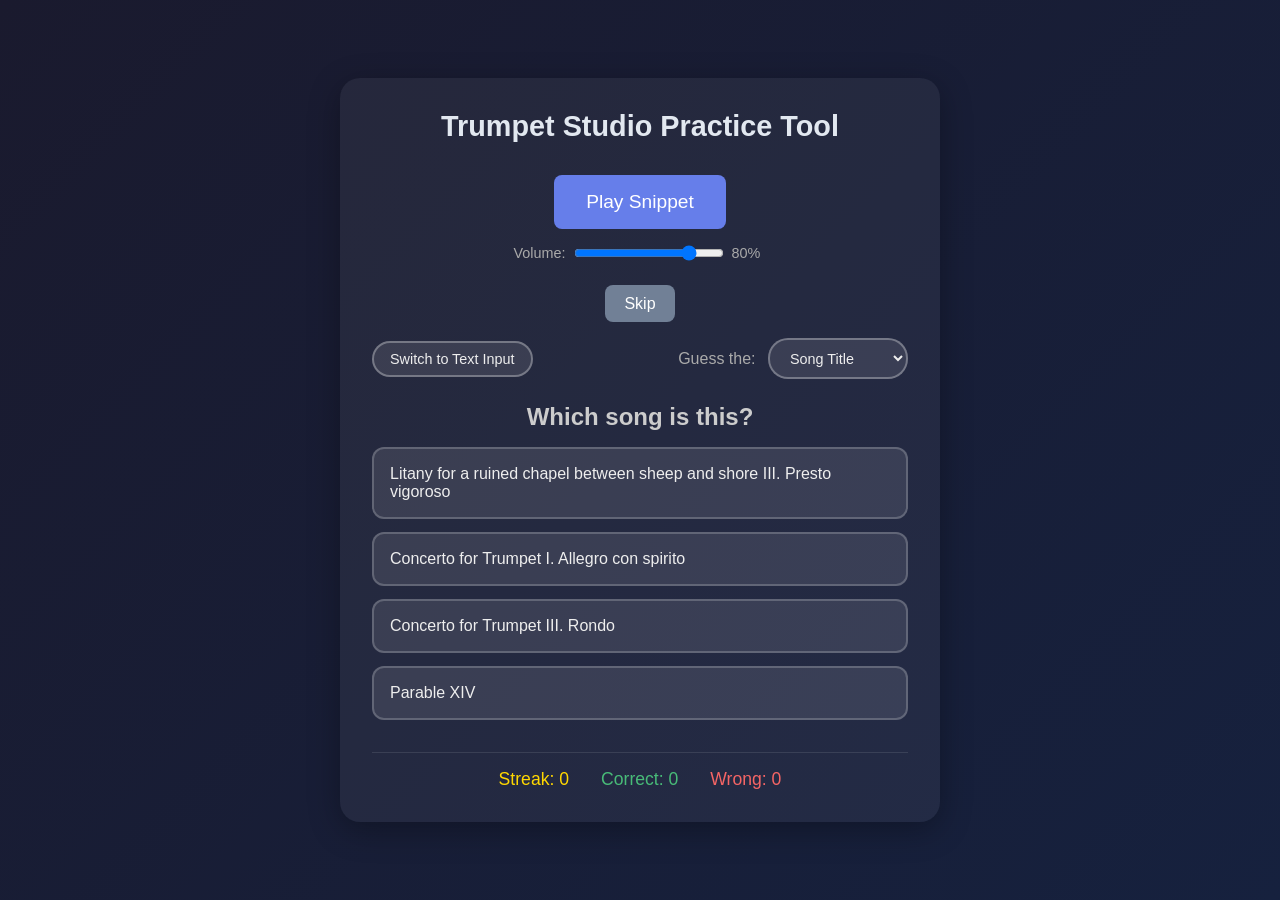
<file: code/index.html>
<!DOCTYPE html>
<html lang="en">
<head>
    <meta charset="UTF-8">
    <meta name="viewport" content="width=device-width, initial-scale=1.0">
    <title>Trumpet Studio Practice Tool</title>
    <link rel="stylesheet" href="styles.css?v=4">
</head>
<body>
    <div class="container">
        <header>
            <h1>Trumpet Studio Practice Tool</h1>
        </header>

        <main>
            <div class="audio-section">
                <button id="playBtn" class="play-btn">Play Snippet</button>
                <div class="volume-control">
                    <label for="volumeSlider">Volume:</label>
                    <input type="range" id="volumeSlider" min="0" max="100" value="80">
                    <span id="volumeValue">80%</span>
                </div>
            </div>

            <div class="skip-section">
                <button id="skipBtn" class="skip-btn">Skip</button>
            </div>

            <div class="controls-row">
                <div class="mode-toggle">
                    <button id="modeToggle" class="mode-btn">Switch to Text Input</button>
                </div>

                <div class="category-selector">
                    <label for="categorySelect">Guess the:</label>
                    <select id="categorySelect" class="category-select">
                        <option value="title">Song Title</option>
                        <option value="performer">Performer</option>
                        <option value="composer">Composer</option>
                    </select>
                </div>
            </div>

            <div class="question-section">
                <h2 id="questionText">Which song is this?</h2>
                <div id="optionsContainer" class="options-container">
                    <!-- Options will be placed here -->
                </div>
                <div id="textInputContainer" class="text-input-container hidden">
                    <input type="text" id="answerInput" placeholder="Type the song name..." autocomplete="off">
                    <button id="submitBtn" class="submit-btn">Submit</button>
                </div>
            </div>

            <div id="feedback" class="feedback hidden">
                <div id="feedbackText"></div>
                <button id="nextBtn" class="next-btn hidden">Next Song</button>
            </div>
        </main>

        <footer>
            <div class="stats">
                <span class="streak">Streak: <span id="streakCount">0</span></span>
                <span class="correct">Correct: <span id="correctCount">0</span></span>
                <span class="wrong">Wrong: <span id="wrongCount">0</span></span>
            </div>
        </footer>
    </div>

    <audio id="audioPlayer"></audio>

    <script src="/data/songs.js?v=4"></script>
    <script src="app.js?v=4"></script>
</body>
</html>
</file>
<file: code/styles.css>
* {
    margin: 0;
    padding: 0;
    box-sizing: border-box;
}

body {
    font-family: 'Segoe UI', Tahoma, Geneva, Verdana, sans-serif;
    background: linear-gradient(135deg, #1a1a2e 0%, #16213e 100%);
    color: #eee;
    min-height: 100vh;
    display: flex;
    justify-content: center;
    align-items: center;
}

.container {
    width: 90%;
    max-width: 600px;
    background: rgba(255, 255, 255, 0.05);
    border-radius: 20px;
    padding: 2rem;
    box-shadow: 0 8px 32px rgba(0, 0, 0, 0.3);
}

header {
    text-align: center;
    margin-bottom: 2rem;
}

header h1 {
    font-size: 1.8rem;
    color: #e2e8f0;
}

.audio-section {
    display: flex;
    flex-direction: column;
    align-items: center;
    gap: 1rem;
    margin-bottom: 1.5rem;
}

.volume-control {
    display: flex;
    align-items: center;
    gap: 0.5rem;
    color: #aaa;
}

.volume-control.hidden-ios {
    display: none;
}

.volume-control input[type="range"] {
    width: 150px;
    cursor: pointer;
}

.volume-control label {
    font-size: 0.9rem;
}

#volumeValue {
    font-size: 0.9rem;
    min-width: 35px;
}

.play-btn {
    background: #667eea;
    color: white;
    border: none;
    padding: 1rem 2rem;
    font-size: 1.2rem;
    border-radius: 8px;
    cursor: pointer;
    transition: background 0.2s;
}

.play-btn:hover {
    background: #5a6fd6;
}

.play-btn:disabled {
    background: #444;
    cursor: not-allowed;
    transform: none;
    box-shadow: none;
}

.timer {
    font-size: 1.1rem;
    color: #aaa;
}

.skip-section {
    text-align: center;
    margin-bottom: 1rem;
}

.mode-toggle {
    text-align: center;
    margin-bottom: 1.5rem;
}

/* Container to place mode toggle and category selector side‑by‑side */
.controls-row {
    display: flex;
    justify-content: space-between;
    align-items: center;
    gap: 1rem;
    margin-bottom: 1.5rem;
}

/* Remove inner margins when inside controls-row */
.controls-row .mode-toggle,
.controls-row .category-selector {
    margin-bottom: 0;
}

.mode-btn {
    background: rgba(255, 255, 255, 0.1);
    border: 2px solid rgba(255, 255, 255, 0.3);
    color: #eee;
    padding: 0.5rem 1rem;
    border-radius: 20px;
    cursor: pointer;
    font-size: 0.9rem;
    transition: all 0.2s;
}

.mode-btn:hover {
    background: rgba(255, 255, 255, 0.2);
    border-color: rgba(255, 255, 255, 0.5);
}

.category-selector {
    text-align: center;
    margin-bottom: 1rem;
}

.category-selector label {
    margin-right: 0.5rem;
    color: #aaa;
}

.category-select {
    padding: 0.6rem 1rem;
    border-radius: 20px;
    border: 2px solid rgba(255, 255, 255, 0.3);
    background: rgba(255, 255, 255, 0.1);
    color: #eee;
    font-size: 0.9rem;
    cursor: pointer;
    transition: all 0.2s;
    min-width: 140px;
}

.category-select:hover:not(:disabled) {
    background: rgba(255, 255, 255, 0.15);
    border-color: rgba(255, 255, 255, 0.5);
}

.category-select:focus {
    outline: none;
    border-color: #667eea;
    background: rgba(255, 255, 255, 0.15);
}

.category-select:disabled {
    background: rgba(255, 255, 255, 0.05);
    cursor: not-allowed;
}

.category-select option {
    background: #1a1a2e;
    color: #eee;
    padding: 0.5rem;
}

.text-input-container {
    background: rgba(255, 255, 255, 0.1);
    border: 2px solid rgba(255, 255, 255, 0.3);
    color: #eee;
    padding: 0.5rem 1rem;
    border-radius: 20px;
    cursor: pointer;
    font-size: 0.9rem;
    transition: all 0.2s;
}

.mode-btn:hover {
    background: rgba(255, 255, 255, 0.2);
    border-color: rgba(255, 255, 255, 0.5);
}

.text-input-container {
    display: flex;
    flex-direction: column;
    gap: 1rem;
    align-items: center;
}

.text-input-container.hidden {
    display: none;
}

#answerInput {
    width: 100%;
    padding: 1rem;
    font-size: 1.1rem;
    border: 2px solid rgba(255, 255, 255, 0.3);
    border-radius: 12px;
    background: rgba(255, 255, 255, 0.1);
    color: #eee;
    text-align: center;
}

#answerInput::placeholder {
    color: #888;
}

#answerInput:focus {
    outline: none;
    border-color: #667eea;
    background: rgba(255, 255, 255, 0.15);
}

#answerInput:disabled {
    background: rgba(255, 255, 255, 0.05);
    cursor: not-allowed;
}

.submit-btn {
    background: linear-gradient(135deg, #48bb78 0%, #38a169 100%);
    color: white;
    border: none;
    padding: 0.8rem 2rem;
    font-size: 1rem;
    border-radius: 25px;
    cursor: pointer;
    transition: all 0.2s;
}

.submit-btn:hover:not(:disabled) {
    transform: translateY(-2px);
    box-shadow: 0 4px 15px rgba(72, 187, 120, 0.4);
}

.submit-btn:disabled {
    background: #444;
    cursor: not-allowed;
}

.skip-btn {
    padding: 0.6rem 1.2rem;
    border: none;
    border-radius: 8px;
    cursor: pointer;
    font-size: 1rem;
    transition: all 0.2s;
    background: #718096;
    color: white;
}

.skip-btn:hover {
    background: #8190a6;
}

.skip-btn:disabled {
    background: #444;
    cursor: not-allowed;
}

.question-section {
    margin-bottom: 2rem;
}

.question-section h2 {
    text-align: center;
    margin-bottom: 1rem;
    color: #ccc;
}

.options-container {
    display: flex;
    flex-direction: column;
    gap: 0.8rem;
}

.options-container.hidden {
    display: none;
}

.option-btn {
    background: rgba(255, 255, 255, 0.1);
    border: 2px solid rgba(255, 255, 255, 0.2);
    color: #eee;
    padding: 1rem;
    border-radius: 12px;
    cursor: pointer;
    font-size: 1rem;
    text-align: left;
    transition: all 0.2s;
}

.option-btn:hover:not(:disabled) {
    background: rgba(255, 255, 255, 0.2);
    border-color: rgba(255, 255, 255, 0.4);
    transform: translateX(5px);
}

.option-btn:disabled {
    cursor: not-allowed;
    opacity: 0.7;
}

.option-btn.correct {
    background: rgba(72, 187, 120, 0.3);
    border-color: #48bb78;
}

.option-btn.wrong {
    background: rgba(245, 101, 101, 0.3);
    border-color: #f56565;
}

.feedback {
    text-align: center;
    padding: 1.5rem;
    border-radius: 12px;
    margin-bottom: 1rem;
}

.feedback.correct {
    background: rgba(72, 187, 120, 0.2);
    border: 2px solid #48bb78;
}

.feedback.wrong {
    background: rgba(245, 101, 101, 0.2);
    border: 2px solid #f56565;
}

.feedback.skipped {
    background: rgba(160, 174, 192, 0.2);
    border: 2px solid #a0aec0;
}

.feedback.hidden {
    display: none;
}

#feedbackText {
    font-size: 1.2rem;
    margin-bottom: 1rem;
}

.next-btn {
    background: #4299e1;
    color: white;
    border: none;
    padding: 0.8rem 1.5rem;
    border-radius: 8px;
    cursor: pointer;
    font-size: 1rem;
    transition: all 0.2s;
}

.next-btn:hover {
    background: #3182ce;
}

.next-btn.hidden {
    display: none;
}

footer {
    margin-top: 2rem;
    padding-top: 1rem;
    border-top: 1px solid rgba(255, 255, 255, 0.1);
}

.stats {
    display: flex;
    justify-content: center;
    gap: 2rem;
    font-size: 1.1rem;
}

.streak {
    color: #ffd700;
}

.correct {
    color: #48bb78;
}

.wrong {
    color: #f56565;
}
</file>
